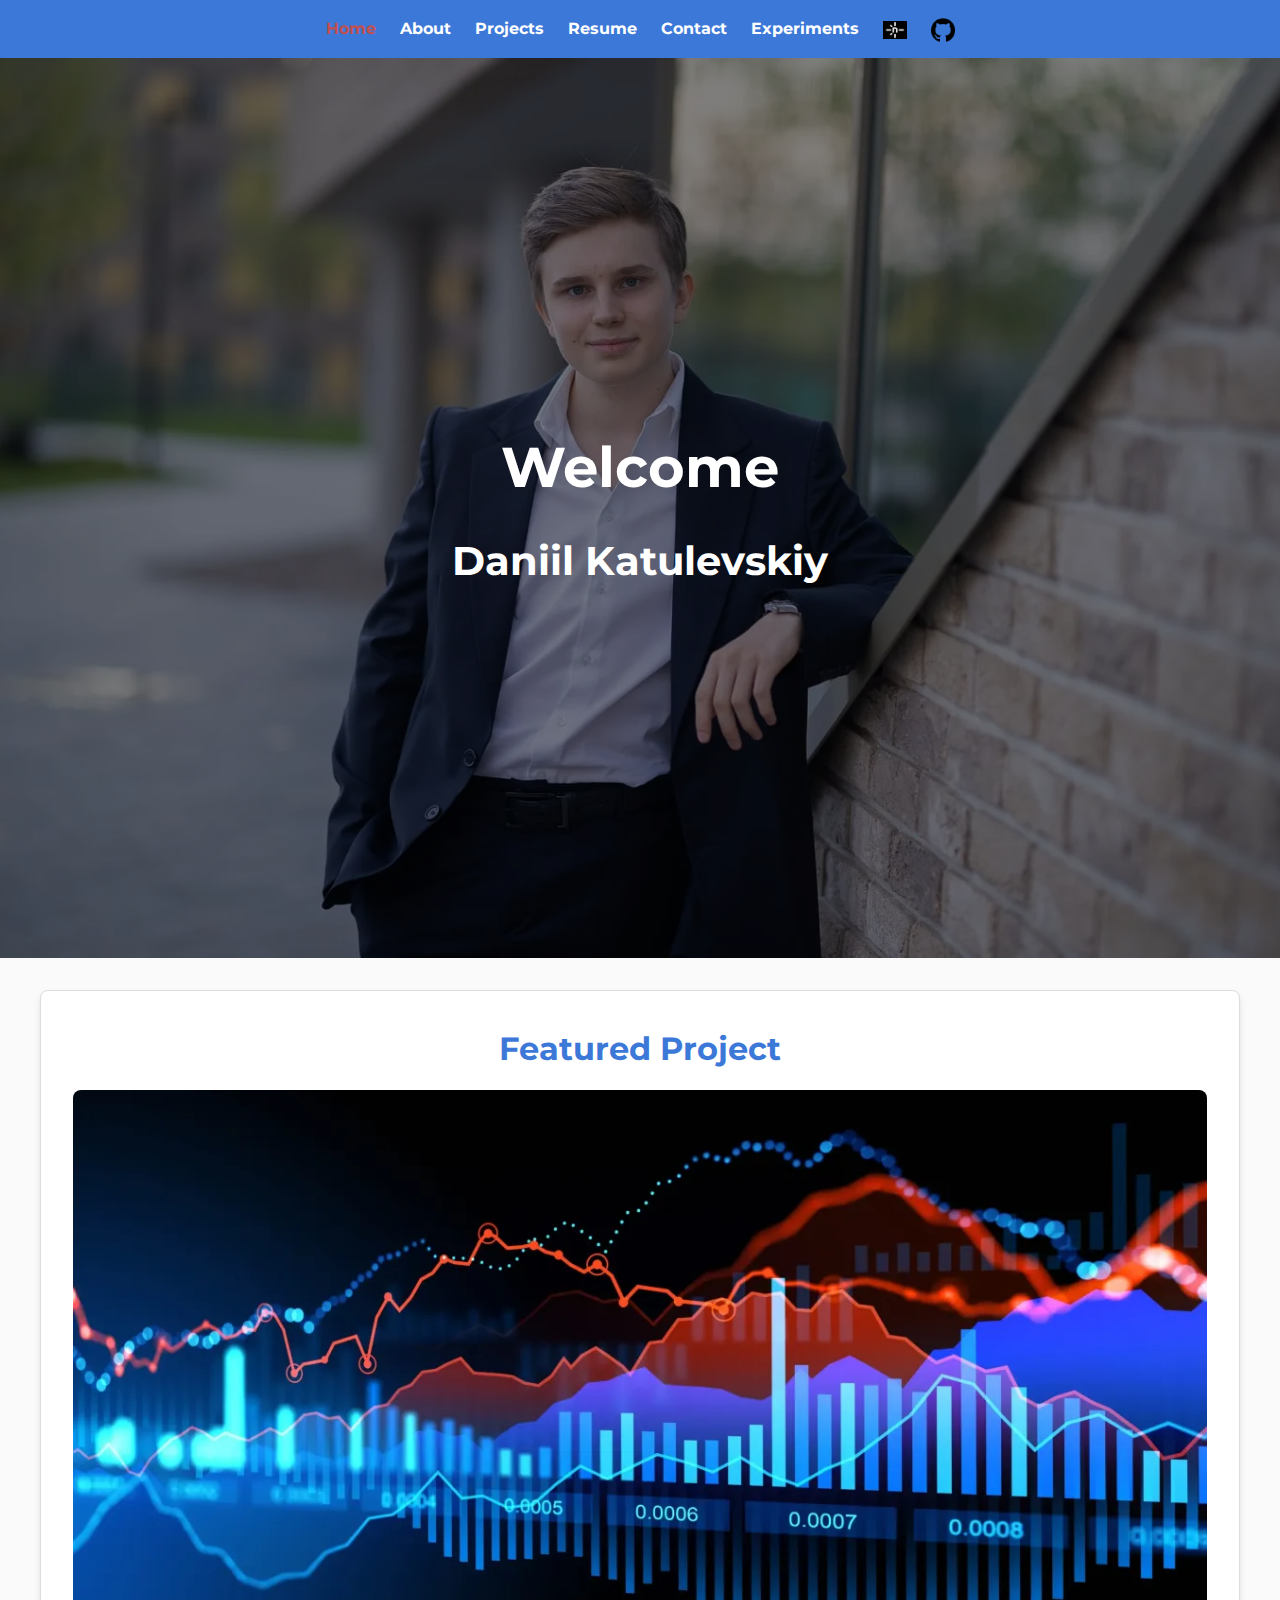
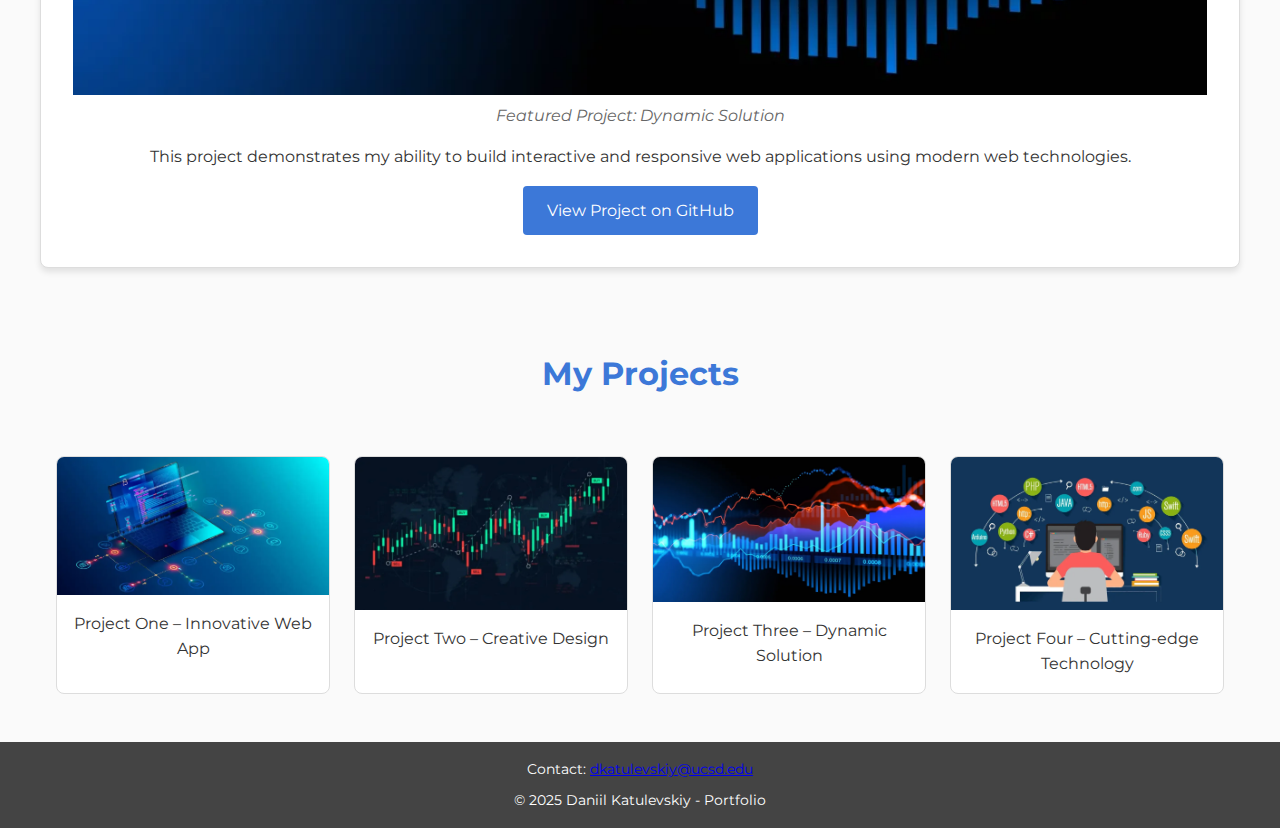
<file: index.html>
<!doctype html>
<html lang="en">
  <head>
    <meta charset="UTF-8" />
    <meta name="viewport" content="width=device-width, initial-scale=1.0" />
    <meta
      name="description"
      content="Daniil Katulevskiy's personal portfolio showcasing projects, skills, and experience."
    />
    <meta name="author" content="Daniil Katulevskiy" />
    <title>Daniil Katulevskiy - Portfolio Home</title>
    <!-- Load Montserrat from Google Fonts -->
    <link
      href="https://fonts.googleapis.com/css2?family=Montserrat:wght@400;700&display=swap"
      rel="stylesheet"
    />
    <link rel="stylesheet" href="styles.css" />
  </head>
  <body>
    <header>
      <nav>
        <!-- Hamburger menu button: visible on small screens -->
        <a href="#nav" class="nav-toggle-button">&#9776;</a>
        <!-- Navigation menu container with id="nav" -->
        <div id="nav" class="nav-menu">
          <!-- Close button to clear the target -->
          <a href="#" class="nav-close">&times;</a>
          <ul>
            <li><a href="index.html" class="active">Home</a></li>
            <li><a href="about.html">About</a></li>
            <li><a href="projects.html">Projects</a></li>
            <li><a href="resume.html">Resume</a></li>
            <li><a href="contact.html">Contact</a></li>
            <li><a href="experiments.html">Experiments</a></li>
            <!-- Social links integrated into the nav menu -->
            <li class="social-link">
              <a href="https://katul-portfolio.netlify.app/" target="_blank">
                <img
                  src="assets/netlify-logo.webp"
                  alt="Netlify Logo"
                  class="nav-icon"
                />
              </a>
            </li>
            <li class="social-link">
              <a
                href="https://github.com/katulevskiy/cse134-hw3"
                target="_blank"
              >
                <img
                  src="assets/github-logo.webp"
                  alt="GitHub Logo"
                  class="nav-icon"
                />
              </a>
            </li>
          </ul>
        </div>
      </nav>
    </header>

    <!-- Hero Section with full-page background (using CSS background) -->
    <section class="hero">
      <div class="hero-content">
        <h1>Welcome</h1>
        <h2>Daniil Katulevskiy</h2>
      </div>
    </section>

    <!-- Featured Project Section using proj3 images -->
    <section class="featured-project">
      <h2>Featured Project</h2>
      <figure>
        <picture>
          <source
            srcset="
              assets/proj3-480.webp   480w,
              assets/proj3-800.webp   800w,
              assets/proj3-1200.webp 1200w
            "
            type="image/webp"
          />
          <source
            srcset="
              assets/proj3-480.jpg   480w,
              assets/proj3-800.jpg   800w,
              assets/proj3-1200.jpg 1200w
            "
            type="image/jpeg"
          />
          <img
            src="assets/proj3-1200.jpg"
            alt="Featured Project – Dynamic Solution"
            style="width: 100%"
            loading="lazy"
          />
        </picture>
        <figcaption>Featured Project: Dynamic Solution</figcaption>
      </figure>
      <p>
        This project demonstrates my ability to build interactive and responsive
        web applications using modern web technologies.
      </p>
      <a href="https://github.com/katulevskiy/featured-project" class="btn"
        >View Project on GitHub</a
      >
    </section>

    <!-- Projects Section Grid (each tile uses a <picture> element with srcset) -->
    <section class="projects-grid">
      <h2>My Projects</h2>
      <div class="grid-container">
        <a href="projects.html" class="project-tile">
          <picture>
            <source
              srcset="
                assets/proj1-480.webp   480w,
                assets/proj1-800.webp   800w,
                assets/proj1-1200.webp 1200w
              "
              type="image/webp"
            />
            <source
              srcset="
                assets/proj1-480.jpg   480w,
                assets/proj1-800.jpg   800w,
                assets/proj1-1200.jpg 1200w
              "
              type="image/jpeg"
            />
            <img
              src="assets/proj1-1200.jpg"
              alt="Project One – Innovative Web App"
              style="object-fit: cover; object-position: center"
              loading="lazy"
            />
          </picture>
          <p>Project One – Innovative Web App</p>
        </a>
        <a href="projects.html" class="project-tile">
          <picture>
            <source
              srcset="
                assets/proj2-480.webp   480w,
                assets/proj2-800.webp   800w,
                assets/proj2-1200.webp 1200w
              "
              type="image/webp"
            />
            <source
              srcset="
                assets/proj2-480.jpg   480w,
                assets/proj2-800.jpg   800w,
                assets/proj2-1200.jpg 1200w
              "
              type="image/jpeg"
            />
            <img
              src="assets/proj2-1200.jpg"
              alt="Project Two – Creative Design"
              style="object-fit: cover; object-position: center"
              loading="lazy"
            />
          </picture>
          <p>Project Two – Creative Design</p>
        </a>
        <a href="projects.html" class="project-tile">
          <picture>
            <source
              srcset="
                assets/proj3-480.webp   480w,
                assets/proj3-800.webp   800w,
                assets/proj3-1200.webp 1200w
              "
              type="image/webp"
            />
            <source
              srcset="
                assets/proj3-480.jpg   480w,
                assets/proj3-800.jpg   800w,
                assets/proj3-1200.jpg 1200w
              "
              type="image/jpeg"
            />
            <img
              src="assets/proj3-1200.jpg"
              alt="Project Three – Dynamic Solution"
              style="object-fit: cover; object-position: center"
              loading="lazy"
            />
          </picture>
          <p>Project Three – Dynamic Solution</p>
        </a>
        <a href="projects.html" class="project-tile">
          <picture>
            <source
              srcset="
                assets/proj4-480.webp   480w,
                assets/proj4-800.webp   800w,
                assets/proj4-1200.webp 1200w
              "
              type="image/webp"
            />
            <source
              srcset="
                assets/proj4-480.jpg   480w,
                assets/proj4-800.jpg   800w,
                assets/proj4-1200.jpg 1200w
              "
              type="image/jpeg"
            />
            <img
              src="assets/proj4-1200.jpg"
              alt="Project Four – Cutting-edge Technology"
              style="object-fit: cover; object-position: center"
              loading="lazy"
            />
          </picture>
          <p>Project Four – Cutting-edge Technology</p>
        </a>
      </div>
    </section>

    <footer>
      <address>
        Contact:
        <a href="mailto:dkatulevskiy@ucsd.edu">dkatulevskiy@ucsd.edu</a>
      </address>
      <p>&copy; 2025 Daniil Katulevskiy - Portfolio</p>
    </footer>
  </body>
</html>
</file>
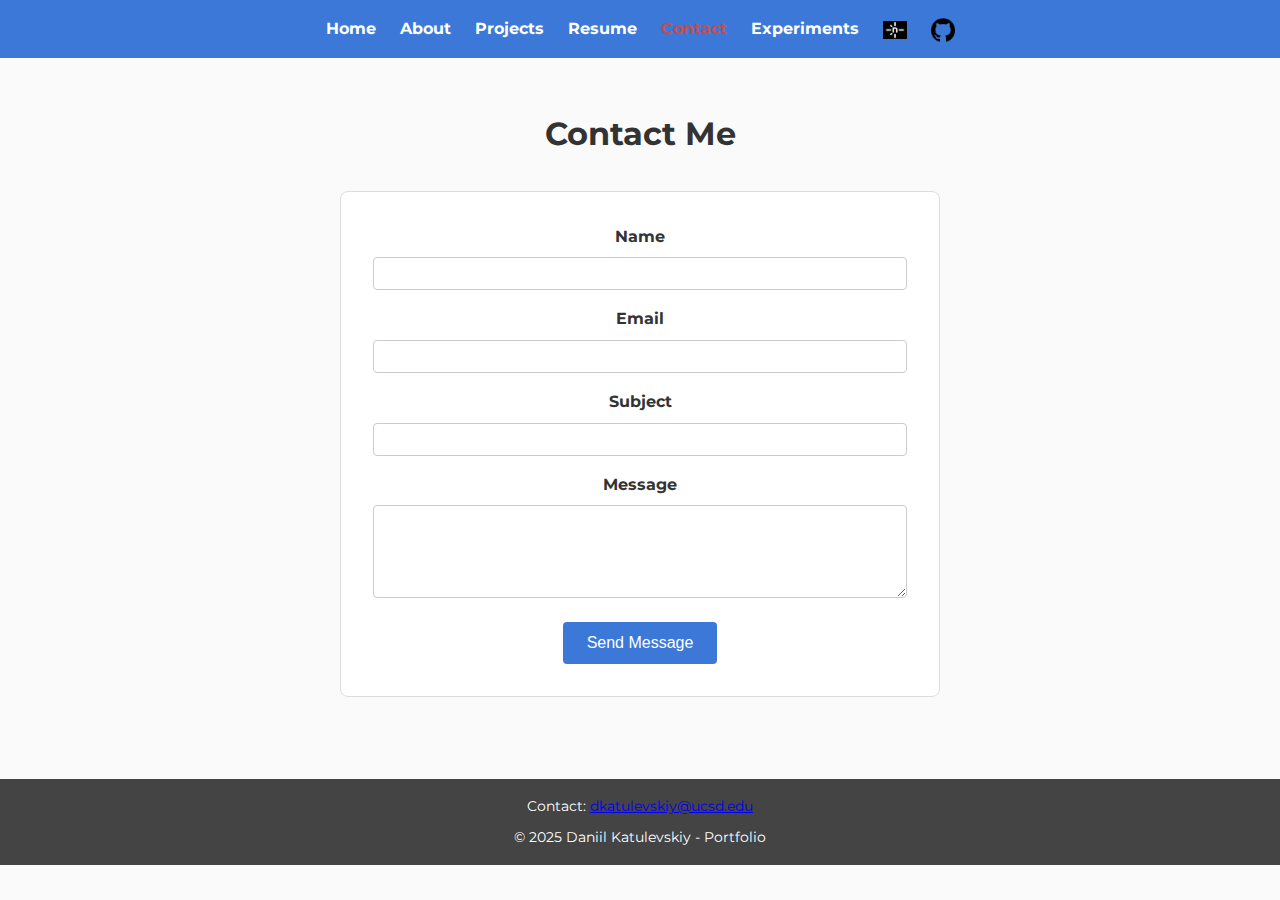
<file: contact.html>
<!doctype html>
<html lang="en">
  <head>
    <meta charset="UTF-8" />
    <meta name="viewport" content="width=device-width, initial-scale=1.0" />
    <meta name="description" content="Contact Daniil Katulevskiy" />
    <meta name="author" content="Daniil Katulevskiy" />
    <title>Contact - Daniil Katulevskiy</title>
    <!-- Load Montserrat from Google Fonts -->
    <link
      href="https://fonts.googleapis.com/css2?family=Montserrat:wght@400;700&display=swap"
      rel="stylesheet"
    />
    <link rel="stylesheet" href="styles.css" />
    <style>
      .contact-form {
        max-width: 600px;
        margin: 2rem auto;
        padding: 2rem;
        background: #fff;
        border: 1px solid #ddd;
        border-radius: 8px;
      }
      .contact-form label {
        display: block;
        margin-bottom: 0.5rem;
        font-weight: bold;
      }
      .contact-form input,
      .contact-form textarea {
        width: 100%;
        padding: 0.5rem;
        margin-bottom: 1rem;
        border: 1px solid #ccc;
        border-radius: 4px;
      }
      .contact-form button {
        background: var(--primary-color);
        color: #fff;
        padding: 0.75rem 1.5rem;
        border: none;
        border-radius: 4px;
        cursor: pointer;
        font-size: 1rem;
      }
      .contact-form button:hover {
        background: var(--accent-color);
      }
    </style>
  </head>
  <body>
    <header>
      <nav>
        <a href="#nav" class="nav-toggle-button">&#9776;</a>
        <div id="nav" class="nav-menu">
          <a href="#" class="nav-close">&times;</a>
          <ul>
            <li><a href="index.html">Home</a></li>
            <li><a href="about.html">About</a></li>
            <li><a href="projects.html">Projects</a></li>
            <li><a href="resume.html">Resume</a></li>
            <li><a href="contact.html" class="active">Contact</a></li>
            <li><a href="experiments.html">Experiments</a></li>
            <li class="social-link">
              <a href="https://katul-portfolio.netlify.app/" target="_blank">
                <img
                  src="assets/netlify-logo.webp"
                  alt="Netlify Logo"
                  class="nav-icon"
                />
              </a>
            </li>
            <li class="social-link">
              <a
                href="https://github.com/katulevskiy/cse134-hw3"
                target="_blank"
              >
                <img
                  src="assets/github-logo.webp"
                  alt="GitHub Logo"
                  class="nav-icon"
                />
              </a>
            </li>
          </ul>
        </div>
      </nav>
    </header>

    <main>
      <section
        class="contact-section"
        style="padding: 2rem; text-align: center"
      >
        <h1>Contact Me</h1>
        <form
          class="contact-form"
          action="mailto:dkatulevskiy@ucsd.edu"
          method="post"
          enctype="text/plain"
        >
          <label for="name">Name</label>
          <input type="text" id="name" name="name" required />

          <label for="email">Email</label>
          <input type="email" id="email" name="email" required />

          <label for="subject">Subject</label>
          <input type="text" id="subject" name="subject" />

          <label for="message">Message</label>
          <textarea id="message" name="message" rows="5" required></textarea>

          <button type="submit">Send Message</button>
        </form>
      </section>
    </main>

    <footer>
      <address>
        Contact:
        <a href="mailto:dkatulevskiy@ucsd.edu">dkatulevskiy@ucsd.edu</a>
      </address>
      <p>&copy; 2025 Daniil Katulevskiy - Portfolio</p>
    </footer>
  </body>
</html>
</file>
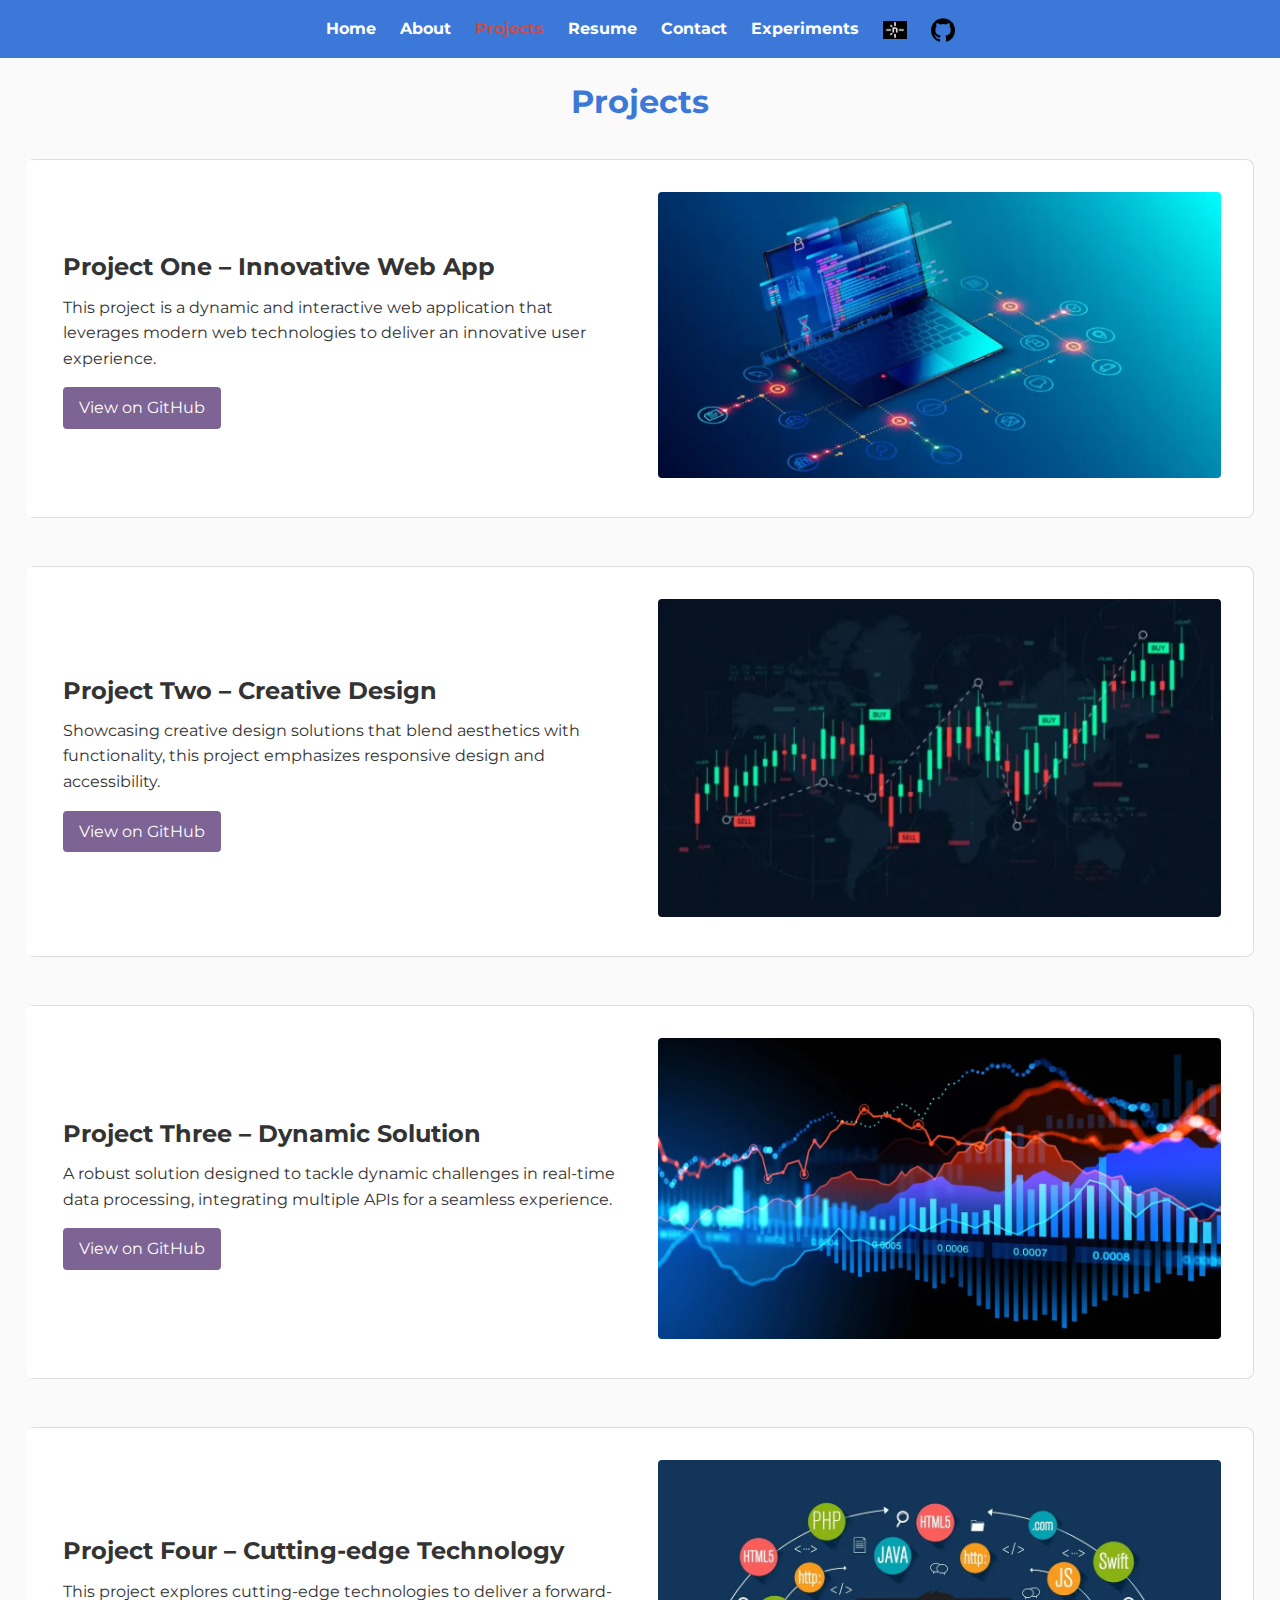
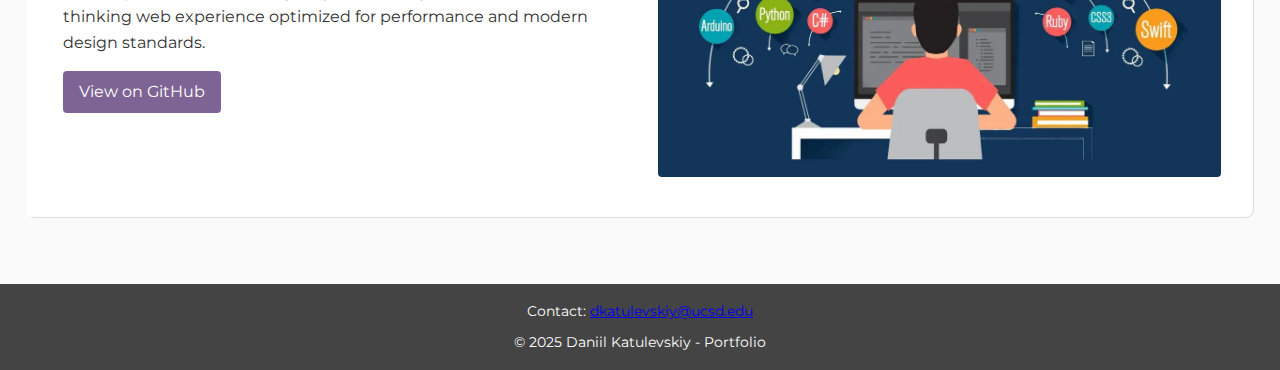
<file: projects.html>
<!doctype html>
<html lang="en">
  <head>
    <meta charset="UTF-8" />
    <meta name="viewport" content="width=device-width, initial-scale=1.0" />
    <meta
      name="description"
      content="Daniil Katulevskiy's portfolio projects: innovative web apps, creative designs, dynamic solutions, and cutting-edge technology."
    />
    <title>Projects – Daniil Katulevskiy's Portfolio</title>
    <!-- Load Montserrat from Google Fonts -->
    <link
      href="https://fonts.googleapis.com/css2?family=Montserrat:wght@400;700&display=swap"
      rel="stylesheet"
    />
    <!-- Reuse the same CSS file for consistent responsiveness -->
    <link rel="stylesheet" href="styles.css" />
  </head>
  <body>
    <header>
      <nav>
        <!-- Hamburger menu button: visible on small screens -->
        <a href="#nav" class="nav-toggle-button">&#9776;</a>
        <!-- Navigation menu container with id="nav" -->
        <div id="nav" class="nav-menu">
          <!-- Close button to clear the target -->
          <a href="#" class="nav-close">&times;</a>
          <ul>
            <li><a href="index.html">Home</a></li>
            <li><a href="about.html">About</a></li>
            <li><a href="projects.html" class="active">Projects</a></li>
            <li><a href="resume.html">Resume</a></li>
            <li><a href="contact.html">Contact</a></li>
            <li><a href="experiments.html">Experiments</a></li>
            <!-- Social links integrated into the nav menu -->
            <li class="social-link">
              <a href="https://katul-portfolio.netlify.app/" target="_blank">
                <img
                  src="assets/netlify-logo.webp"
                  alt="Netlify Logo"
                  class="nav-icon"
                />
              </a>
            </li>
            <li class="social-link">
              <a
                href="https://github.com/katulevskiy/cse134-hw3"
                target="_blank"
              >
                <img
                  src="assets/github-logo.webp"
                  alt="GitHub Logo"
                  class="nav-icon"
                />
              </a>
            </li>
          </ul>
        </div>
      </nav>
    </header>

    <main>
      <section class="projects-section">
        <h1>Projects</h1>

        <!-- Project One -->
        <article class="project">
          <div class="project-description">
            <h2>Project One – Innovative Web App</h2>
            <p>
              This project is a dynamic and interactive web application that
              leverages modern web technologies to deliver an innovative user
              experience.
            </p>
            <a
              href="https://github.com/katulevskiy/project-one"
              class="github-link"
            >
              View on GitHub
            </a>
          </div>
          <div class="project-image">
            <picture>
              <source
                srcset="
                  assets/proj1-480.webp   480w,
                  assets/proj1-800.webp   800w,
                  assets/proj1-1200.webp 1200w
                "
                type="image/webp"
              />
              <source
                srcset="
                  assets/proj1-480.jpg   480w,
                  assets/proj1-800.jpg   800w,
                  assets/proj1-1200.jpg 1200w
                "
                type="image/jpeg"
              />
              <img
                src="assets/proj1-1200.jpg"
                alt="Project One – Innovative Web App Image"
                style="object-fit: cover; object-position: center; width: 100%"
                loading="lazy"
              />
            </picture>
          </div>
        </article>

        <!-- Project Two -->
        <article class="project">
          <div class="project-description">
            <h2>Project Two – Creative Design</h2>
            <p>
              Showcasing creative design solutions that blend aesthetics with
              functionality, this project emphasizes responsive design and
              accessibility.
            </p>
            <a
              href="https://github.com/katulevskiy/project-two"
              class="github-link"
            >
              View on GitHub
            </a>
          </div>
          <div class="project-image">
            <picture>
              <source
                srcset="
                  assets/proj2-480.webp   480w,
                  assets/proj2-800.webp   800w,
                  assets/proj2-1200.webp 1200w
                "
                type="image/webp"
              />
              <source
                srcset="
                  assets/proj2-480.jpg   480w,
                  assets/proj2-800.jpg   800w,
                  assets/proj2-1200.jpg 1200w
                "
                type="image/jpeg"
              />
              <img
                src="assets/proj2-1200.jpg"
                alt="Project Two – Creative Design Image"
                style="object-fit: cover; object-position: center; width: 100%"
                loading="lazy"
              />
            </picture>
          </div>
        </article>

        <!-- Project Three -->
        <article class="project">
          <div class="project-description">
            <h2>Project Three – Dynamic Solution</h2>
            <p>
              A robust solution designed to tackle dynamic challenges in
              real-time data processing, integrating multiple APIs for a
              seamless experience.
            </p>
            <a
              href="https://github.com/katulevskiy/project-three"
              class="github-link"
            >
              View on GitHub
            </a>
          </div>
          <div class="project-image">
            <picture>
              <source
                srcset="
                  assets/proj3-480.webp   480w,
                  assets/proj3-800.webp   800w,
                  assets/proj3-1200.webp 1200w
                "
                type="image/webp"
              />
              <source
                srcset="
                  assets/proj3-480.jpg   480w,
                  assets/proj3-800.jpg   800w,
                  assets/proj3-1200.jpg 1200w
                "
                type="image/jpeg"
              />
              <img
                src="assets/proj3-1200.jpg"
                alt="Project Three – Dynamic Solution Image"
                style="object-fit: cover; object-position: center; width: 100%"
                loading="lazy"
              />
            </picture>
          </div>
        </article>

        <!-- Project Four -->
        <article class="project">
          <div class="project-description">
            <h2>Project Four – Cutting-edge Technology</h2>
            <p>
              This project explores cutting-edge technologies to deliver a
              forward-thinking web experience optimized for performance and
              modern design standards.
            </p>
            <a
              href="https://github.com/katulevskiy/project-four"
              class="github-link"
            >
              View on GitHub
            </a>
          </div>
          <div class="project-image">
            <picture>
              <source
                srcset="
                  assets/proj4-480.webp   480w,
                  assets/proj4-800.webp   800w,
                  assets/proj4-1200.webp 1200w
                "
                type="image/webp"
              />
              <source
                srcset="
                  assets/proj4-480.jpg   480w,
                  assets/proj4-800.jpg   800w,
                  assets/proj4-1200.jpg 1200w
                "
                type="image/jpeg"
              />
              <img
                src="assets/proj4-1200.jpg"
                alt="Project Four – Cutting-edge Technology Image"
                style="object-fit: cover; object-position: center; width: 100%"
                loading="lazy"
              />
            </picture>
          </div>
        </article>
      </section>
    </main>

    <footer>
      <address>
        Contact:
        <a href="mailto:dkatulevskiy@ucsd.edu">dkatulevskiy@ucsd.edu</a>
      </address>
      <p>&copy; 2025 Daniil Katulevskiy - Portfolio</p>
    </footer>
  </body>
</html>
</file>
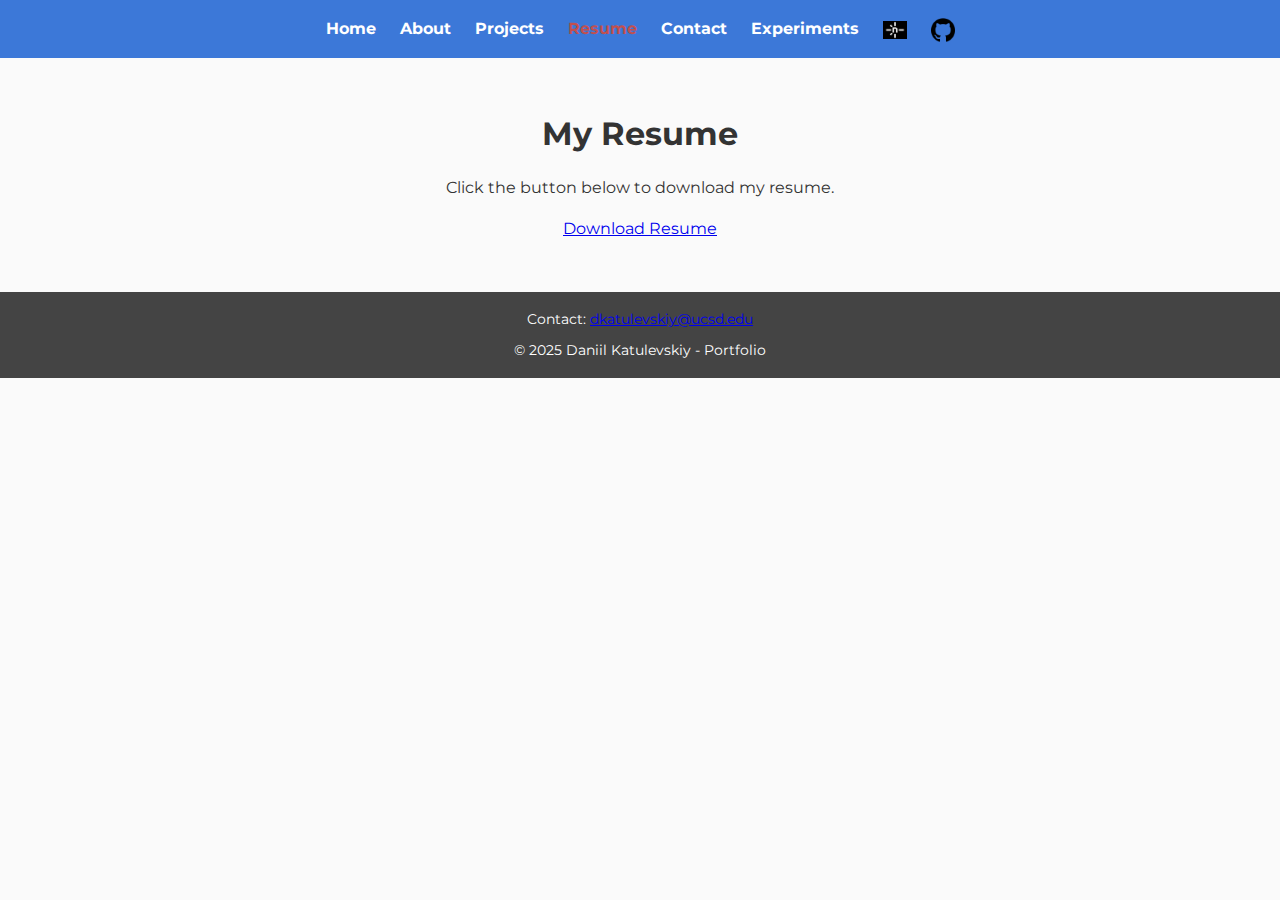
<file: resume.html>
<!doctype html>
<html lang="en">
  <head>
    <meta charset="UTF-8" />
    <meta name="viewport" content="width=device-width, initial-scale=1.0" />
    <meta name="description" content="Resume of Daniil Katulevskiy" />
    <meta name="author" content="Daniil Katulevskiy" />
    <title>Resume - Daniil Katulevskiy</title>
    <!-- Load Montserrat from Google Fonts -->
    <link
      href="https://fonts.googleapis.com/css2?family=Montserrat:wght@400;700&display=swap"
      rel="stylesheet"
    />
    <link rel="stylesheet" href="styles.css" />
  </head>
  <body>
    <header>
      <nav>
        <a href="#nav" class="nav-toggle-button">&#9776;</a>
        <div id="nav" class="nav-menu">
          <a href="#" class="nav-close">&times;</a>
          <ul>
            <li><a href="index.html">Home</a></li>
            <li><a href="about.html">About</a></li>
            <li><a href="projects.html">Projects</a></li>
            <li><a href="resume.html" class="active">Resume</a></li>
            <li><a href="contact.html">Contact</a></li>
            <li><a href="experiments.html">Experiments</a></li>
            <li class="social-link">
              <a href="https://katul-portfolio.netlify.app/" target="_blank">
                <img
                  src="assets/netlify-logo.webp"
                  alt="Netlify Logo"
                  class="nav-icon"
                />
              </a>
            </li>
            <li class="social-link">
              <a
                href="https://github.com/katulevskiy/cse134-hw3"
                target="_blank"
              >
                <img
                  src="assets/github-logo.webp"
                  alt="GitHub Logo"
                  class="nav-icon"
                />
              </a>
            </li>
          </ul>
        </div>
      </nav>
    </header>

    <main>
      <section class="resume-section" style="padding: 2rem; text-align: center">
        <h1>My Resume</h1>
        <p style="max-width: 800px; margin: 1rem auto">
          Click the button below to download my resume.
        </p>
        <a href="assets/resume.pdf" class="btn" download>Download Resume</a>
      </section>
    </main>

    <footer>
      <address>
        Contact:
        <a href="mailto:dkatulevskiy@ucsd.edu">dkatulevskiy@ucsd.edu</a>
      </address>
      <p>&copy; 2025 Daniil Katulevskiy - Portfolio</p>
    </footer>
  </body>
</html>
</file>
<file: styles.css>
/* --------------------------------
   CSS Variables with fallback
   -------------------------------- */
:root {
  --primary-color: #3c78d8;
  --accent-color: #c05050;
  --bg-color: #fafafa;
  --font-primary: "Montserrat", Arial, sans-serif;
  /* Use color-mix for a gradient effect if supported */
  --gradient-color: color-mix(in srgb, #3c78d8 50%, #c05050 50%);
}

/* --------------------------------
   Base Styles
   -------------------------------- */
* {
  margin: 0;
  padding: 0;
  box-sizing: border-box;
}

body {
  font-family: var(--font-primary);
  background-color: var(--bg-color);
  color: #333;
  line-height: 1.6;
}

/* --------------------------------
   Header & Navigation (common to all pages)
   -------------------------------- */
header {
  background-color: var(--primary-color);
  padding: 1rem;
}

header nav ul {
  list-style: none;
  display: flex;
  justify-content: center;
  align-items: center;
  gap: 1.5rem;
}

header nav ul li a {
  color: #fff;
  text-decoration: none;
  font-weight: bold;
  transition: color 0.3s ease;
}

header nav ul li a.active,
header nav ul li a:hover {
  color: var(--accent-color);
}

/* Social icon styling */
.social-link .nav-icon {
  width: 24px;
  height: auto;
  vertical-align: middle;
}

/* Desktop navigation styling */
.nav-menu {
  list-style: none;
  display: flex;
  justify-content: center;
  align-items: center;
  gap: 1rem;
}

.nav-toggle-button {
  display: none;
}

/* Hide the close button by default */
.nav-close {
  display: none;
}

/* --------------------------------
   Responsive Navigation for Small Screens
   -------------------------------- */
@media (max-width: 768px) {
  /* Ensure header stays consistent */
  header {
    background-color: var(--primary-color);
    min-height: 60px;
    position: relative;
  }

  /* Hamburger menu button: vertically centered */
  .nav-toggle-button {
    display: block;
    font-size: 2rem;
    color: #fff;
    text-decoration: none;
    position: absolute;
    top: 50%;
    right: 1rem;
    transform: translateY(-50%);
    z-index: 200;
  }

  /* Mobile nav menu: hidden by default, shown via :target */
  .nav-menu {
    display: none;
    position: fixed;
    top: 0;
    left: 0;
    width: 100%;
    height: 100%;
    background: var(--primary-color);
    flex-direction: column;
    align-items: center;
    justify-content: center;
    z-index: 100;
  }

  .nav-menu:target {
    display: flex;
  }

  .nav-menu ul {
    list-style: none;
    text-align: center;
    padding: 0;
  }

  .nav-menu li {
    margin: 1rem 0;
  }

  /* Mobile close button */
  .nav-close {
    display: block;
    position: absolute;
    top: 1rem;
    left: 1rem;
    font-size: 2rem;
    color: #fff;
    text-decoration: none;
    z-index: 300;
  }
}

/* --------------------------------
   Hero Section
   -------------------------------- */
.hero {
  background: url("assets/person.webp") no-repeat center center;
  background-size: cover;
  width: 100%;
  height: 100vh; /* Full viewport height */
  position: relative;
  display: flex;
  align-items: center;
  justify-content: center;
  text-align: center;
  color: #fff;
}

.hero::after {
  content: "";
  position: absolute;
  top: 0;
  right: 0;
  bottom: 0;
  left: 0;
  background: rgba(0, 0, 0, 0.5); /* Dark overlay for readability */
}

.hero-content {
  position: relative;
  z-index: 1;
}

.hero-content h1 {
  font-size: 3rem;
  margin-bottom: 1rem;
}

.hero-content h2 {
  font-size: 2rem;
}

/* --------------------------------
   Featured Project Section
   -------------------------------- */
.featured-project {
  max-width: 1200px;
  margin: 2rem auto;
  padding: 2rem;
  background: #fff;
  border: 1px solid #ddd;
  border-radius: 8px;
  box-shadow: 0 4px 6px rgba(0, 0, 0, 0.1);
  text-align: center;
}

.featured-project h2 {
  margin-bottom: 1rem;
  font-size: 2rem;
  color: var(--primary-color);
}

.featured-project figure {
  margin: 0 auto 1rem;
  max-width: 100%;
  border-radius: 8px;
  overflow: hidden;
}

.featured-project figure img {
  width: 100%;
  height: auto;
  display: block;
  object-fit: cover;
  object-position: center;
}

.featured-project figcaption {
  margin-top: 0.5rem;
  font-style: italic;
  color: #666;
}

.featured-project p {
  font-size: 1rem;
  margin: 1rem 0;
}

.featured-project .btn {
  display: inline-block;
  padding: 0.75rem 1.5rem;
  background: var(--primary-color);
  color: #fff;
  text-decoration: none;
  border-radius: 4px;
  transition: background 0.3s ease;
}

.featured-project .btn:hover {
  background: color-mix(
    in srgb,
    var(--accent-color) 50%,
    var(--primary-color) 50%
  );
}

/* Remove rounding for featured project on small screens */
@media (max-width: 600px) {
  .featured-project {
    border-radius: 0;
  }
  .featured-project figure {
    border-radius: 0;
  }
}

/* --------------------------------
   Projects Section (Index Page) - Grid Layout
   -------------------------------- */
.projects-grid {
  padding: 2rem;
  background-color: var(--bg-color);
  text-align: center;
}

.projects-grid h2 {
  margin-bottom: 1.5rem;
  font-size: 2rem;
  color: var(--primary-color);
  text-align: center;
  padding: 1rem;
}

main {
  padding: 2dvh 2dvw; /* using dynamic viewport height and width */
}

.projects-section h1 {
  text-align: center;
  margin-bottom: 2rem;
  font-size: 2rem;
  color: var(--primary-color);
}

/* Adding padding to grid container so tiles don’t stretch edge-to-edge */
.grid-container {
  display: grid;
  grid-template-columns: repeat(auto-fit, minmax(250px, 1fr));
  gap: 1.5rem;
  max-width: 1200px;
  margin: 0 auto;
  padding: 1rem;
}

.project-tile {
  text-decoration: none;
  color: #333;
  background: #fff;
  border: 1px solid #ddd;
  border-radius: 8px;
  overflow: hidden;
  transition:
    transform 0.3s ease,
    box-shadow 0.3s ease;
}

.project-tile img {
  width: 100%;
  display: block;
  object-fit: cover;
  object-position: center;
}

.project-tile p {
  padding: 1rem;
  font-size: 1rem;
}

.project-tile:hover {
  transform: translateY(-5px);
  box-shadow: 0 10px 15px rgba(0, 0, 0, 0.1);
}

/* --------------------------------
   Projects Page Specific Styles (Article Layout)
   -------------------------------- */
.project {
  display: flex;
  flex-wrap: wrap;
  align-items: center;
  margin-bottom: 3rem;
  padding: 1rem;
  border: 1px solid #ddd;
  /* Reserve left border space */
  border-left: 5px solid transparent;
  border-radius: 8px;
  background: #fff;
  overflow: hidden;
  animation: slideIn 0.8s ease-out;
}

.project:hover {
  border-left-color: var(--primary-color);
}

.project:has(.github-link:hover) {
  border-left-color: purple;
}

.project-description {
  flex: 1 1 300px;
  padding: 1rem;
}

.project-description h2 {
  font-size: 1.5rem;
  margin-bottom: 0.5rem;
}

.project-description p {
  font-size: 1rem;
  margin-bottom: 1rem;
}

.github-link {
  display: inline-block;
  background: var(--gradient-color, #3c78d8);
  color: #fff;
  padding: 0.5rem 1rem;
  text-decoration: none;
  border-radius: 4px;
  transition: background 0.3s ease;
}

.github-link:hover {
  background: color-mix(in srgb, #c05050 50%, #3c78d8 50%);
}

.project-image {
  flex: 1 1 300px;
  padding: 1rem;
  text-align: center;
}

.project-image img {
  max-width: 100%;
  height: auto;
  border-radius: 4px;
  transition:
    transform 0.3s ease,
    box-shadow 0.3s ease;
}

.project-image img:hover {
  transform: scale(1.05);
  box-shadow: 0 10px 15px rgba(0, 0, 0, 0.1);
}

/* --------------------------------
   CSS Animation using @keyframes
   -------------------------------- */
@keyframes slideIn {
  from {
    transform: translateX(20%);
    opacity: 0;
  }
  to {
    transform: translateX(0);
    opacity: 1;
  }
}

/* Responsive adjustments for Projects Page article layout */
@media (max-width: 768px) {
  .project {
    flex-direction: column;
  }
  .project-description,
  .project-image {
    flex: 1 1 100%;
  }
}

/* --------------------------------
   Footer
   -------------------------------- */
footer {
  background-color: #444;
  color: #fff;
  padding: 1rem;
  text-align: center;
  font-size: 0.9rem;
}

footer address {
  font-style: normal;
  margin-bottom: 0.5rem;
}

/* --------------------------------
   Global Media Queries for Typography Adjustments
   -------------------------------- */
/* For Phones */
@media (max-width: 600px) {
  header nav ul {
    flex-direction: column;
  }
  .hero-content h1 {
    font-size: 2.5rem;
  }
  .hero-content h2 {
    font-size: 1.5rem;
  }
}

/* For Tablets & Small Laptops */
@media (min-width: 601px) and (max-width: 992px) {
  .hero-content h1 {
    font-size: 3rem;
  }
  .hero-content h2 {
    font-size: 2rem;
  }
}

/* For Desktops */
@media (min-width: 993px) {
  .hero-content h1 {
    font-size: 3.5rem;
  }
  .hero-content h2 {
    font-size: 2.5rem;
  }
}
</file>
